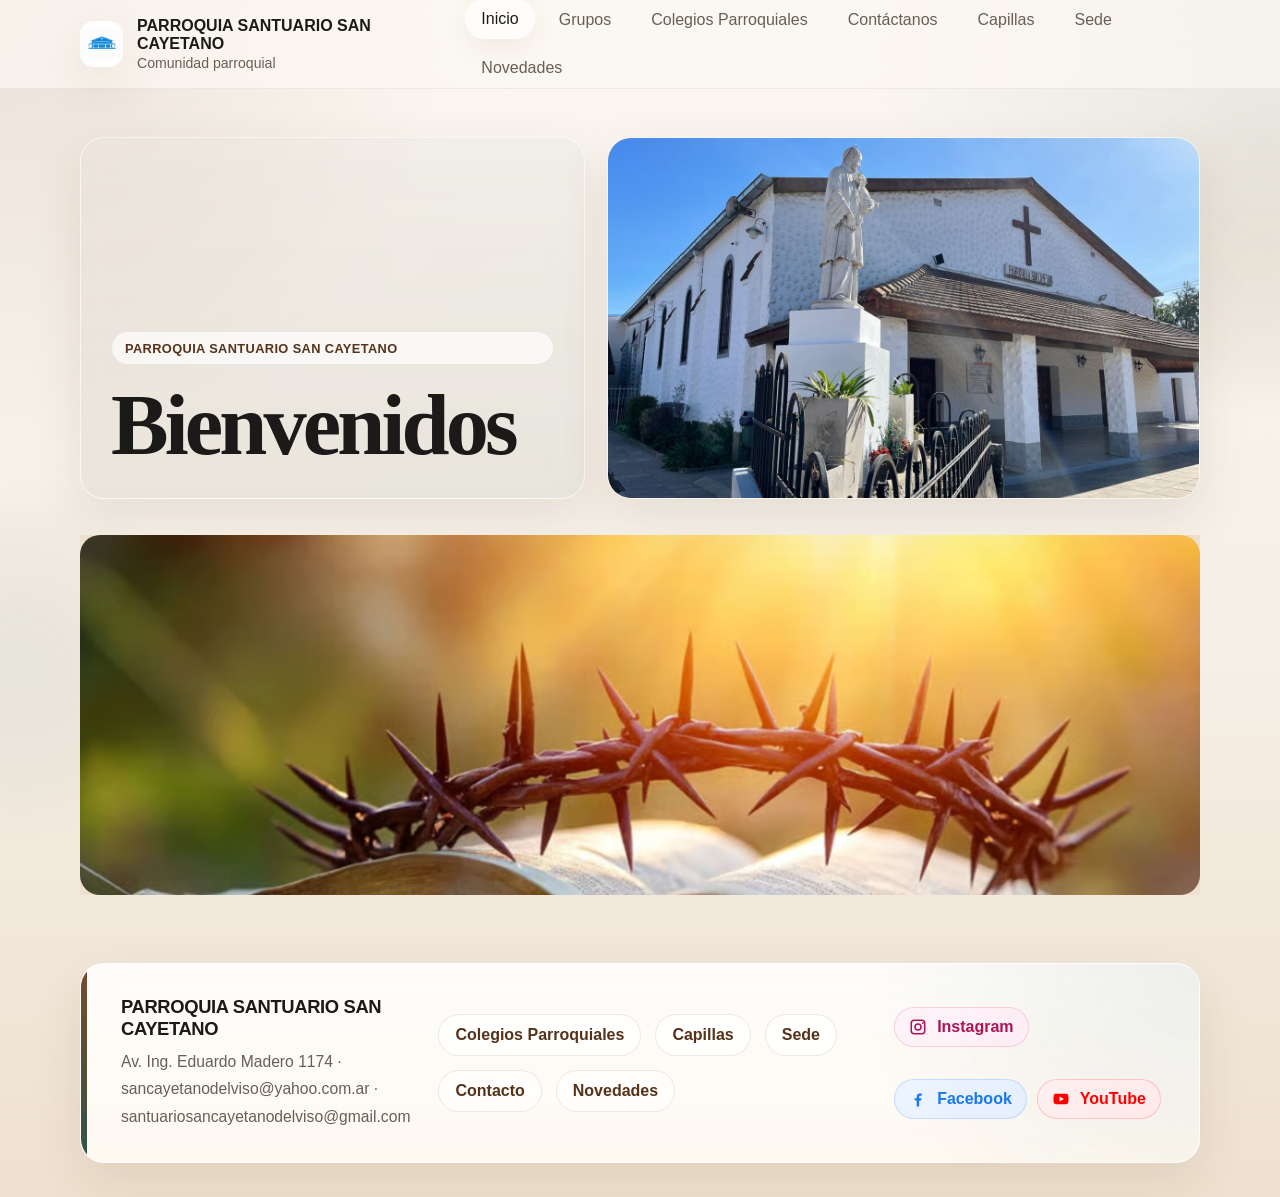
<file: index.html>
<!DOCTYPE html>
<html lang="es">
  <head>
    <meta charset="UTF-8" />
    <meta name="viewport" content="width=device-width, initial-scale=1.0" />
    <link rel="icon" type="image/png" href="logo.png" />
    <title>PARROQUIA SANTUARIO SAN CAYETANO</title>
    <meta name="description" content="Sitio oficial de la parroquia." />
    <link rel="stylesheet" href="styles.css" />
  </head>
  <body>
    <header class="site-header">
      <div class="site-shell nav-bar">
        <a class="brand" href="index.html">
          <div class="brand-mark">
            <img src="logo.png" alt="Logo de la parroquia" />
          </div>
          <div class="brand-copy">
            <strong>PARROQUIA SANTUARIO SAN CAYETANO</strong>
            <span>Comunidad parroquial</span>
          </div>
        </a>
        <button class="menu-toggle" type="button" aria-label="Abrir menú" aria-expanded="false" data-menu-toggle>
          <span></span>
          <span></span>
          <span></span>
        </button>
        <nav class="nav-links" data-menu-panel>
          <a class="active" href="index.html">Inicio</a>
          <a href="grupos.html">Grupos</a>
          <a href="colegios.html">Colegios Parroquiales</a>
          <a href="contactanos.html">Contáctanos</a>
          <a href="capillas.html">Capillas</a>
          <a href="sede.html">Sede</a>
          <a href="novedades.html">Novedades</a>
        </nav>
      </div>
    </header>

    <main>
      <section class="hero">
        <div class="site-shell hero-grid">
          <article class="hero-card hero-main">
            <span class="eyebrow">PARROQUIA SANTUARIO SAN CAYETANO</span>
            <h1>Bienvenidos</h1>
          </article>
          <article class="hero-card image-card">
            <img class="news-image" src="/img/sancayetano.jpeg" alt="Interior de iglesia" />
          </article>
        </div>
      </section>

      <section class="section">
        <div class="site-shell news-list">
          <article class="news-card image-card">
            <img class="news-image" src="/img/principal.png" alt="Fachada de la parroquia" />
          </article>
        </div>
      </section>
    </main>

    <footer class="site-footer">
      <div class="site-shell footer-card">
        <div>
          <strong>PARROQUIA SANTUARIO SAN CAYETANO</strong>
          <div class="footer-copy">Av. Ing. Eduardo Madero 1174 · sancayetanodelviso@yahoo.com.ar · santuariosancayetanodelviso@gmail.com</div>
        </div>
        <div class="footer-links">
          <a href="colegios.html">Colegios Parroquiales</a>
          <a href="capillas.html">Capillas</a>
          <a href="sede.html">Sede</a>
          <a href="contactanos.html">Contacto</a>
          <a href="novedades.html">Novedades</a>
        </div>
        <div class="footer-socials">
          <a href="https://www.instagram.com/parroquiasancayetanodel/" target="_blank" rel="noopener noreferrer">Instagram</a>
          <a href="https://www.facebook.com/pquia.sancayetano.1?locale=es_LA" target="_blank" rel="noopener noreferrer">Facebook</a>
          <a href="https://www.youtube.com/@santuariosancayetanodelviso" target="_blank" rel="noopener noreferrer">YouTube</a>
        </div>
      </div>
    </footer>
    <script src="script.js"></script>
  </body>
</html>
</file>
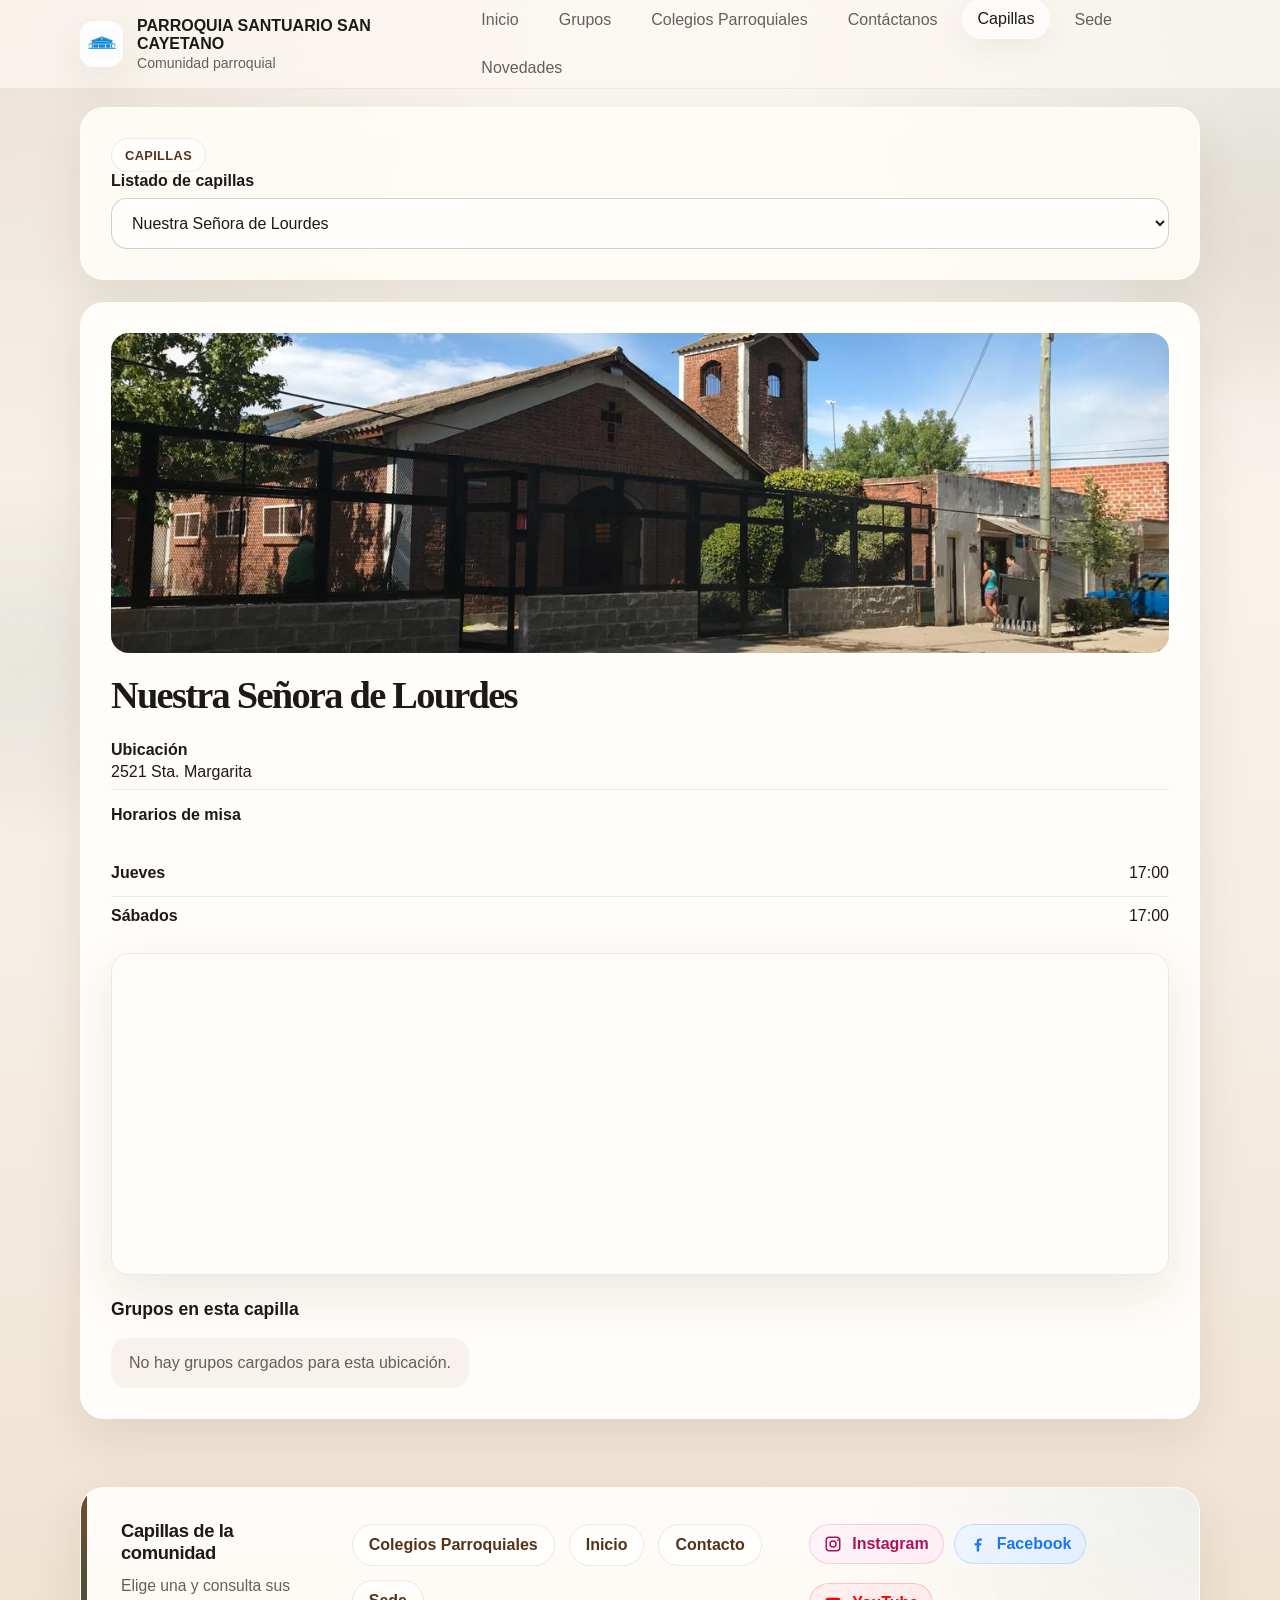
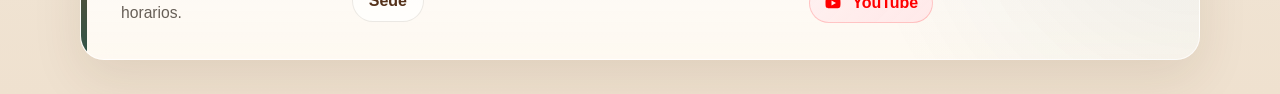
<file: capillas.html>
<!DOCTYPE html>
<html lang="es">
  <head>
    <meta charset="UTF-8" />
    <meta name="viewport" content="width=device-width, initial-scale=1.0" />
    <link rel="icon" type="image/png" href="logo.png" />
    <title>Capillas | PARROQUIA SANTUARIO SAN CAYETANO</title>
    <link rel="stylesheet" href="styles.css" />
  </head>
  <body>
    <header class="site-header">
      <div class="site-shell nav-bar">
        <a class="brand" href="index.html">
          <div class="brand-mark">
            <img src="logo.png" alt="Logo de la parroquia" />
          </div>
          <div class="brand-copy">
            <strong>PARROQUIA SANTUARIO SAN CAYETANO</strong>
            <span>Comunidad parroquial</span>
          </div>
        </a>
        <button class="menu-toggle" type="button" aria-label="Abrir menú" aria-expanded="false" data-menu-toggle>
          <span></span>
          <span></span>
          <span></span>
        </button>
        <nav class="nav-links" data-menu-panel>
          <a href="index.html">Inicio</a>
          <a href="grupos.html">Grupos</a>
          <a href="colegios.html">Colegios Parroquiales</a>
          <a href="contactanos.html">Contáctanos</a>
          <a class="active" href="capillas.html">Capillas</a>
          <a href="sede.html">Sede</a>
          <a href="novedades.html">Novedades</a>
        </nav>
      </div>
    </header>

    <main>
      <section class="section">
        <div class="site-shell chapel-simple">
          <article class="chapel-card">
            <div class="section-kicker">Capillas</div>
            <div class="field">
              <label for="capilla">Listado de capillas</label>
              <select id="capilla" data-chapel-select>
                <option value="lourdes">Nuestra Señora de Lourdes</option>
                <option value="carmen">Nuestra Señora del Carmen</option>
                <option value="medalla">Nuestra Señora de la Medalla Milagrosa</option>
                <option value="misericordioso">Jesús Misericordioso</option>
              </select>
            </div>
          </article>

          <article class="chapel-detail-card">
            <div class="chapel-banner" data-chapel-banner></div>
            <h2 class="section-title" data-chapel-name>Nuestra Señora de Lourdes</h2>
            <ul class="info-list">
              <li><strong>Ubicación</strong><span data-chapel-location>2521 Sta. Margarita</span></li>
              <li><strong>Horarios de misa</strong></li>
            </ul>
            <ul class="schedule-list" data-chapel-schedule></ul>
            <div class="chapel-map-wrap">
              <iframe
                class="chapel-map"
                data-chapel-map
                title="Mapa de San Cayetano"
                loading="lazy"
                referrerpolicy="no-referrer-when-downgrade"
              ></iframe>
            </div>
            <div class="location-groups-block">
              <h3 class="location-groups-title">Grupos en esta capilla</h3>
              <div class="group-list location-group-list" data-location-groups></div>
            </div>
          </article>
        </div>
      </section>
    </main>

    <div class="modal-backdrop" data-group-modal hidden>
      <div class="group-modal" role="dialog" aria-modal="true" aria-labelledby="group-modal-title">
        <button class="modal-close" type="button" aria-label="Cerrar" data-group-close>&times;</button>
        <span class="section-kicker">Información</span>
        <h2 class="section-title" id="group-modal-title" data-group-title>Grupo</h2>
        <p class="group-time" data-group-time></p>
        <p class="group-chapel group-chapel-modal" data-group-chapel></p>
        <p data-group-description></p>
      </div>
    </div>

    <footer class="site-footer">
      <div class="site-shell footer-card">
        <div>
          <strong>Capillas de la comunidad</strong>
          <div class="footer-copy">Elige una y consulta sus horarios.</div>
        </div>
        <div class="footer-links">
          <a href="colegios.html">Colegios Parroquiales</a>
          <a href="index.html">Inicio</a>
          <a href="contactanos.html">Contacto</a>
          <a href="sede.html">Sede</a>
        </div>
        <div class="footer-socials">
          <a href="https://www.instagram.com/parroquiasancayetanodel/" target="_blank" rel="noopener noreferrer">Instagram</a>
          <a href="https://www.facebook.com/pquia.sancayetano.1?locale=es_LA" target="_blank" rel="noopener noreferrer">Facebook</a>
          <a href="https://www.youtube.com/@santuariosancayetanodelviso" target="_blank" rel="noopener noreferrer">YouTube</a>
        </div>
      </div>
    </footer>

    <script src="script.js"></script>
  </body>
</html>
</file>
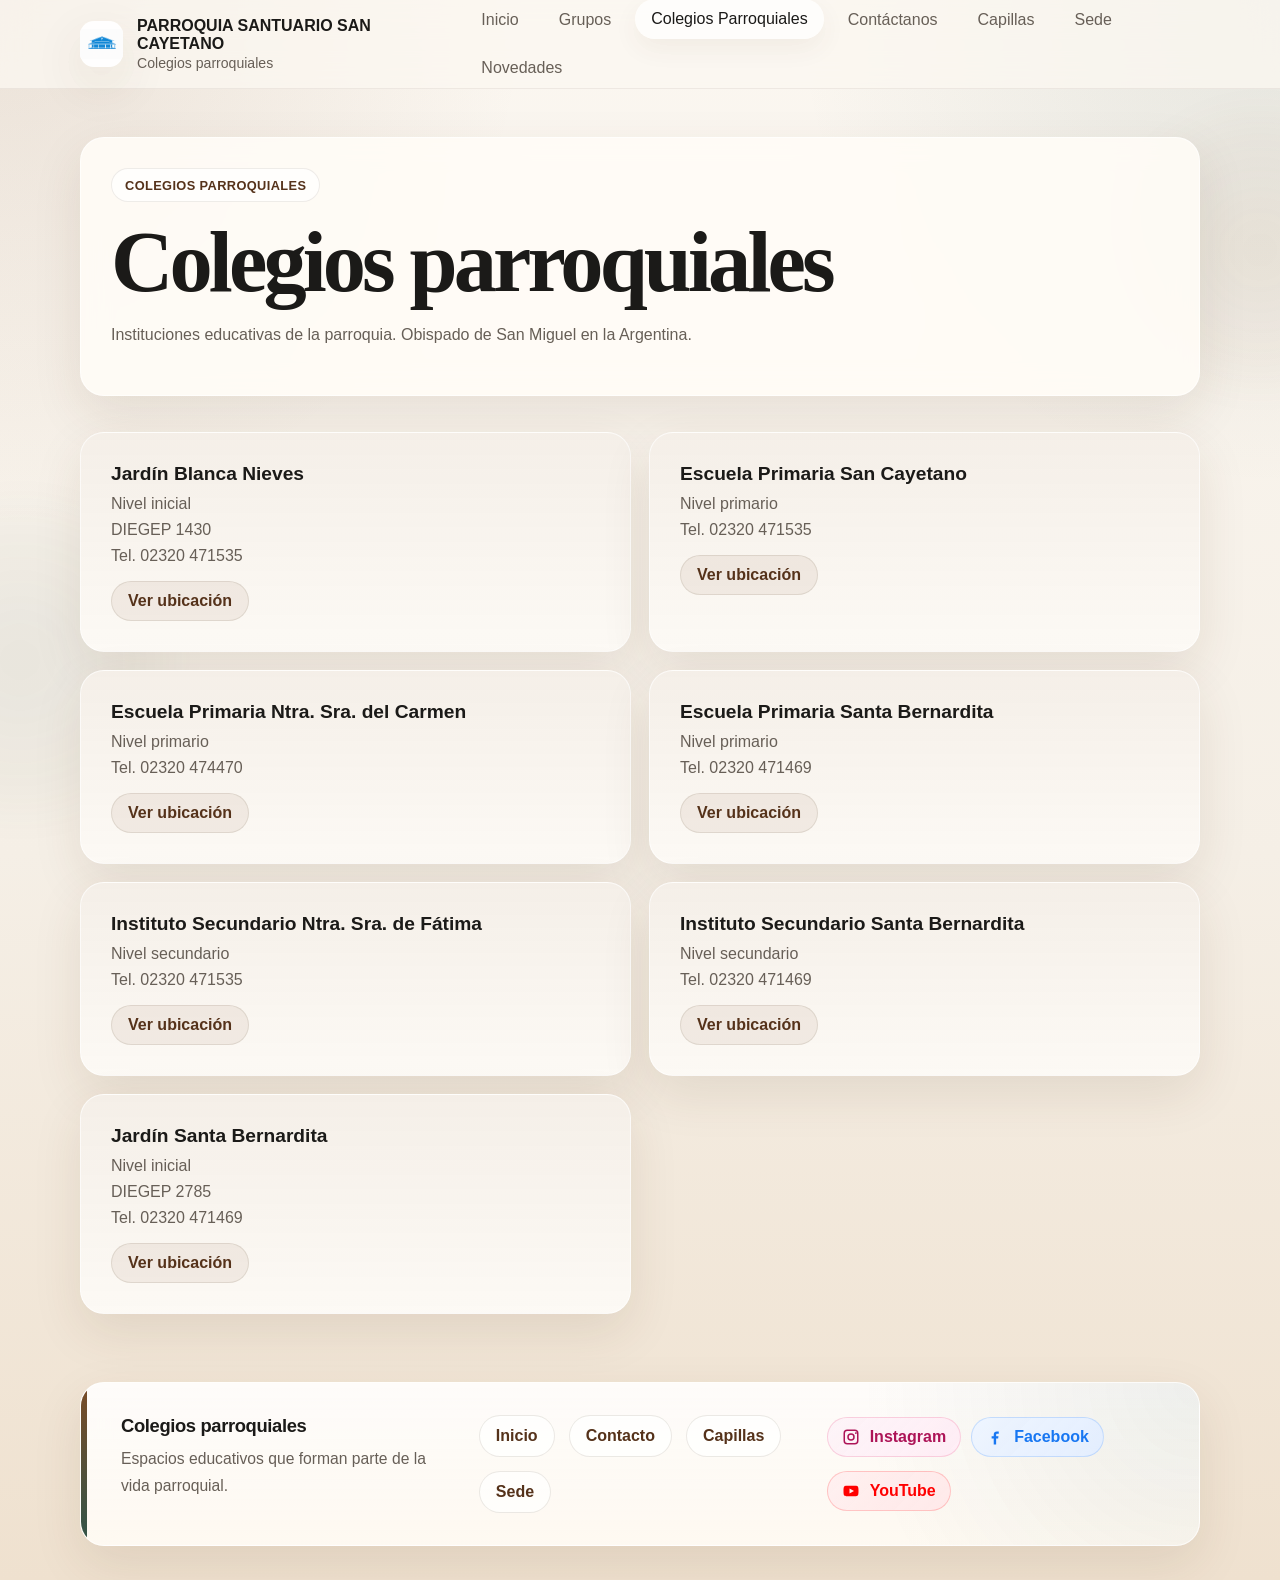
<file: colegios.html>
<!DOCTYPE html>
<html lang="es">
  <head>
    <meta charset="UTF-8" />
    <meta name="viewport" content="width=device-width, initial-scale=1.0" />
    <link rel="icon" type="image/png" href="logo.png" />
    <title>Colegios Parroquiales | PARROQUIA SANTUARIO SAN CAYETANO</title>
    <link rel="stylesheet" href="styles.css" />
  </head>
  <body>
    <header class="site-header">
      <div class="site-shell nav-bar">
        <a class="brand" href="index.html">
          <div class="brand-mark">
            <img src="logo.png" alt="Logo de la parroquia" />
          </div>
          <div class="brand-copy">
            <strong>PARROQUIA SANTUARIO SAN CAYETANO</strong>
            <span>Colegios parroquiales</span>
          </div>
        </a>
        <button class="menu-toggle" type="button" aria-label="Abrir menú" aria-expanded="false" data-menu-toggle>
          <span></span>
          <span></span>
          <span></span>
        </button>
        <nav class="nav-links" data-menu-panel>
          <a href="index.html">Inicio</a>
          <a href="grupos.html">Grupos</a>
          <a class="active" href="colegios.html">Colegios Parroquiales</a>
          <a href="contactanos.html">Contáctanos</a>
          <a href="capillas.html">Capillas</a>
          <a href="sede.html">Sede</a>
          <a href="novedades.html">Novedades</a>
        </nav>
      </div>
    </header>

    <main>
      <section class="page-hero">
        <div class="site-shell">
          <article class="page-hero-card">
            <div class="section-kicker">Colegios Parroquiales</div>
            <h1>Colegios parroquiales</h1>
            <p>Instituciones educativas de la parroquia. Obispado de San Miguel en la Argentina.</p>
          </article>
        </div>
      </section>

      <section class="section">
        <div class="site-shell schools-grid">
          <article class="school-card">
            <h3>Jardín Blanca Nieves</h3>
            <p>Nivel inicial</p>
            <p>DIEGEP 1430</p>
            <p>Tel. 02320 471535</p>
            <a class="school-link" href="https://google.com/maps/place/Escuela+Parroquial+San+Cayetano/@-34.4472399,-58.7999323,17.02z/data=!4m6!3m5!1s0x95bc9ec8ba666317:0x34886e9fb5454e79!8m2!3d-34.4481912!4d-58.8009589!16s%2Fg%2F11c532vth9?entry=ttu&g_ep=EgoyMDI2MDMyMy4xIKXMDSoASAFQAw%3D%3D" target="_blank" rel="noopener noreferrer">Ver ubicación</a>
          </article>
          <article class="school-card">
            <h3>Escuela Primaria San Cayetano</h3>
            <p>Nivel primario</p>
            <p>Tel. 02320 471535</p>
            <a class="school-link" href="https://google.com/maps/place/Escuela+Parroquial+San+Cayetano/@-34.4472399,-58.7999323,17.02z/data=!4m6!3m5!1s0x95bc9ec8ba666317:0x34886e9fb5454e79!8m2!3d-34.4481912!4d-58.8009589!16s%2Fg%2F11c532vth9?entry=ttu&g_ep=EgoyMDI2MDMyMy4xIKXMDSoASAFQAw%3D%3D" target="_blank" rel="noopener noreferrer">Ver ubicación</a>
          </article>
          <article class="school-card">
            <h3>Escuela Primaria Ntra. Sra. del Carmen</h3>
            <p>Nivel primario</p>
            <p>Tel. 02320 474470</p>
            
            <a class="school-link" href="https://www.google.com/maps/place/Instituto+Nuestra+Se%C3%B1ora+del+Carmen/@-34.4652152,-58.7901068,17.18z/data=!4m10!1m2!2m1!1sdel+carmen!3m6!1s0x95bc992670b57913:0xb5c70743b4b701f9!8m2!3d-34.4656545!4d-58.7885104!15sCgpkZWwgY2FybWVukgEXZWR1Y2F0aW9uYWxfaW5zdGl0dXRpb27gAQA!16s%2Fg%2F11clwpxcld?entry=ttu&g_ep=EgoyMDI2MDMyMy4xIKXMDSoASAFQAw%3D%3D" target="_blank" rel="noopener noreferrer">Ver ubicación</a>
          </article>
          <article class="school-card">
            <h3>Escuela Primaria Santa Bernardita</h3>
            <p>Nivel primario</p>
            <p>Tel. 02320 471469</p>
            <a class="school-link" href="https://google.com/maps/place/Escuela+Primaria+Santa+Bernardita/@-34.4512334,-58.8173309,18.72z/data=!4m6!3m5!1s0x95bc9ebaad21aec1:0x3eb47207f293367d!8m2!3d-34.4515237!4d-58.8174276!16s%2Fg%2F11cm094zpr?entry=ttu&g_ep=EgoyMDI2MDMyMy4xIKXMDSoASAFQAw%3D%3D" target="_blank" rel="noopener noreferrer">Ver ubicación</a>
          </article>
          <article class="school-card">
            <h3>Instituto Secundario Ntra. Sra. de Fátima</h3>
            <p>Nivel secundario</p>
            <p>Tel. 02320 471535</p>
            <a class="school-link" href="https://google.com/maps/place/Escuela+Parroquial+San+Cayetano/@-34.4472399,-58.7999323,17.02z/data=!4m6!3m5!1s0x95bc9ec8ba666317:0x34886e9fb5454e79!8m2!3d-34.4481912!4d-58.8009589!16s%2Fg%2F11c532vth9?entry=ttu&g_ep=EgoyMDI2MDMyMy4xIKXMDSoASAFQAw%3D%3D" target="_blank" rel="noopener noreferrer">Ver ubicación</a>
          </article>
          <article class="school-card">
            <h3>Instituto Secundario Santa Bernardita</h3>
            <p>Nivel secundario</p>
            <p>Tel. 02320 471469</p>
            <a class="school-link" href="https://google.com/maps/place/Escuela+Primaria+Santa+Bernardita/@-34.4512334,-58.8173309,18.72z/data=!4m6!3m5!1s0x95bc9ebaad21aec1:0x3eb47207f293367d!8m2!3d-34.4515237!4d-58.8174276!16s%2Fg%2F11cm094zpr?entry=ttu&g_ep=EgoyMDI2MDMyMy4xIKXMDSoASAFQAw%3D%3D" target="_blank" rel="noopener noreferrer">Ver ubicación</a>
          </article>
          <article class="school-card">
            <h3>Jardín Santa Bernardita</h3>
            <p>Nivel inicial</p>
            <p>DIEGEP 2785</p>
            <p>Tel. 02320 471469</p>
            <a class="school-link" href="https://google.com/maps/place/Escuela+Primaria+Santa+Bernardita/@-34.4512334,-58.8173309,18.72z/data=!4m6!3m5!1s0x95bc9ebaad21aec1:0x3eb47207f293367d!8m2!3d-34.4515237!4d-58.8174276!16s%2Fg%2F11cm094zpr?entry=ttu&g_ep=EgoyMDI2MDMyMy4xIKXMDSoASAFQAw%3D%3D" target="_blank" rel="noopener noreferrer">Ver ubicación</a>
          </article>
        </div>
      </section>
    </main>

    <footer class="site-footer">
      <div class="site-shell footer-card">
        <div>
          <strong>Colegios parroquiales</strong>
          <div class="footer-copy">Espacios educativos que forman parte de la vida parroquial.</div>
        </div>
        <div class="footer-links">
          <a href="index.html">Inicio</a>
          <a href="contactanos.html">Contacto</a>
          <a href="capillas.html">Capillas</a>
          <a href="sede.html">Sede</a>
        </div>
        <div class="footer-socials">
          <a href="https://www.instagram.com/parroquiasancayetanodel/" target="_blank" rel="noopener noreferrer">Instagram</a>
          <a href="https://www.facebook.com/pquia.sancayetano.1?locale=es_LA" target="_blank" rel="noopener noreferrer">Facebook</a>
          <a href="https://www.youtube.com/@santuariosancayetanodelviso" target="_blank" rel="noopener noreferrer">YouTube</a>
        </div>
      </div>
    </footer>

    <script src="script.js"></script>
  </body>
</html>
</file>
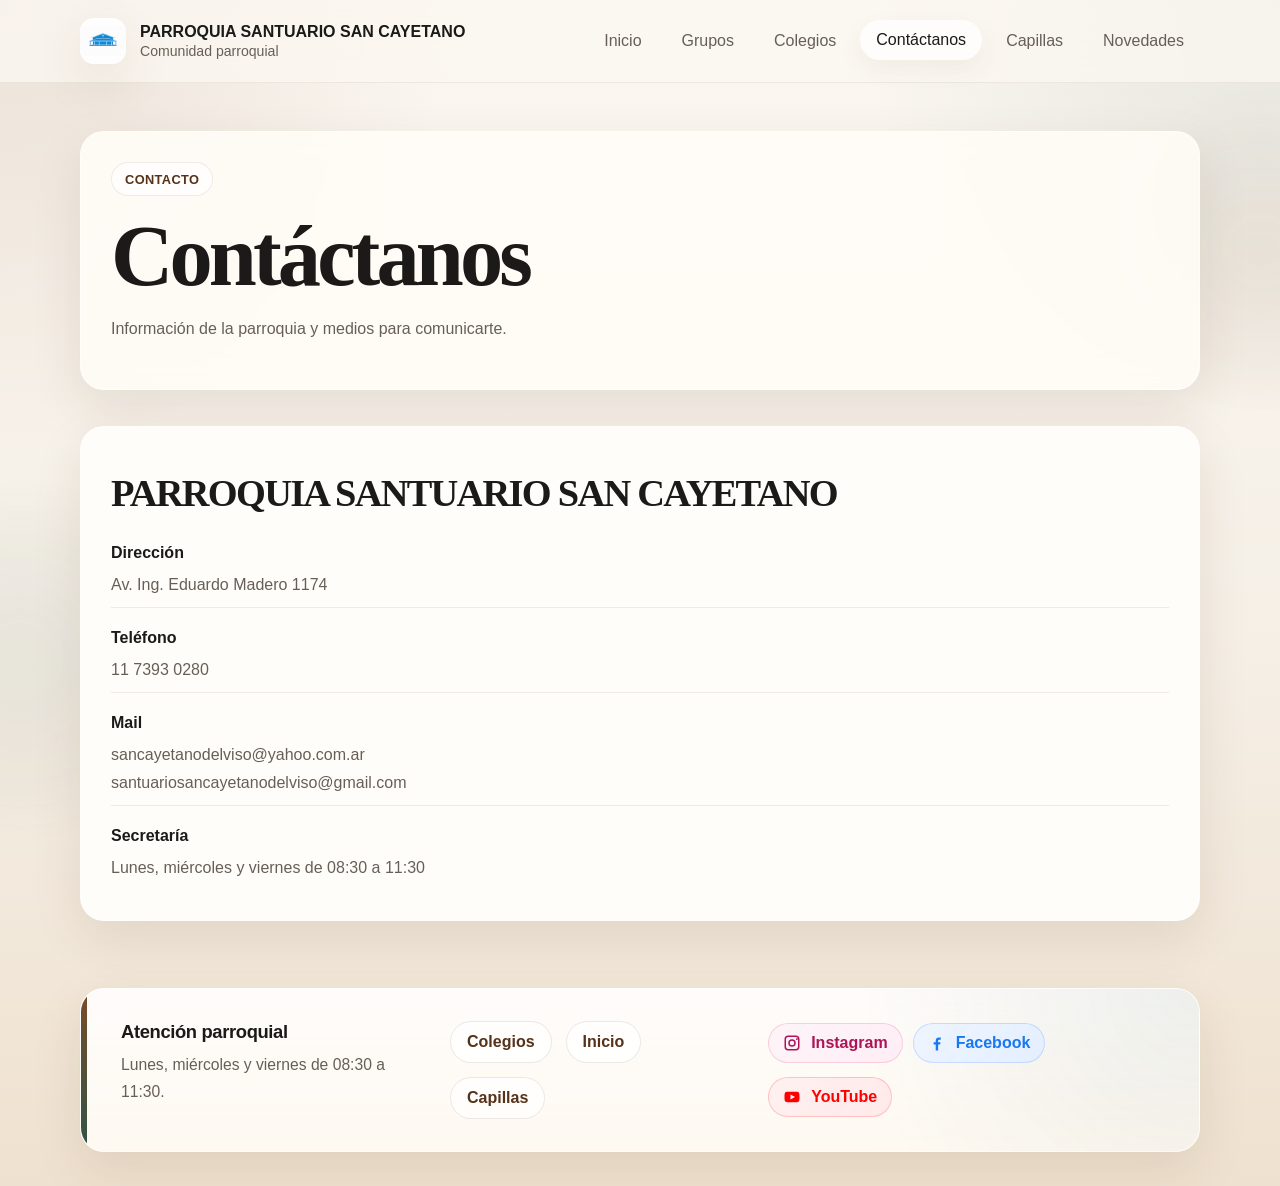
<file: contactanos.html>
﻿<!DOCTYPE html>
<html lang="es">
  <head>
    <meta charset="UTF-8" />
    <meta name="viewport" content="width=device-width, initial-scale=1.0" />
    <link rel="icon" type="image/png" href="logo.png" />
    <title>Contáctanos | PARROQUIA SANTUARIO SAN CAYETANO</title>
    <link rel="stylesheet" href="styles.css" />
  </head>
  <body>
    <header class="site-header">
      <div class="site-shell nav-bar">
        <a class="brand" href="index.html">
          <div class="brand-mark">
            <img src="logo.png" alt="Logo de la parroquia" />
          </div>
          <div class="brand-copy">
            <strong>PARROQUIA SANTUARIO SAN CAYETANO</strong>
            <span>Comunidad parroquial</span>
          </div>
        </a>
        <button class="menu-toggle" type="button" aria-label="Abrir menú" aria-expanded="false" data-menu-toggle>
          <span></span>
          <span></span>
          <span></span>
        </button>
        <nav class="nav-links" data-menu-panel>
          <a href="index.html">Inicio</a>
          <a href="grupos.html">Grupos</a>
          <a href="colegios.html">Colegios</a>
          <a class="active" href="contactanos.html">Contáctanos</a>
          <a href="capillas.html">Capillas</a>
          <a href="novedades.html">Novedades</a>
        </nav>
      </div>
    </header>

    <main>
      <section class="page-hero">
        <div class="site-shell">
          <article class="page-hero-card">
            <div class="section-kicker">Contacto</div>
            <h1>Contáctanos</h1>
            <p>Información de la parroquia y medios para comunicarte.</p>
          </article>
        </div>
      </section>

      <section class="section">
        <div class="site-shell contact-simple">
          <article class="contact-card">
            <h2 class="section-title">PARROQUIA SANTUARIO SAN CAYETANO</h2>
            <ul class="contact-list">
              <li><strong>Dirección</strong>Av. Ing. Eduardo Madero 1174</li>
              <li><strong>Teléfono</strong>11 7393 0280</li>
              <li><strong>Mail</strong>sancayetanodelviso@yahoo.com.ar<br />santuariosancayetanodelviso@gmail.com</li>
              <li><strong>Secretaría</strong>Lunes, miércoles y viernes de 08:30 a 11:30</li>
            </ul>
          </article>
        </div>
      </section>
    </main>

    <footer class="site-footer">
      <div class="site-shell footer-card">
        <div>
          <strong>Atención parroquial</strong>
          <div class="footer-copy">Lunes, miércoles y viernes de 08:30 a 11:30.</div>
        </div>
        <div class="footer-links">
          <a href="colegios.html">Colegios</a>
          <a href="index.html">Inicio</a>
          <a href="capillas.html">Capillas</a>
        </div>
        <div class="footer-socials">
          <a href="https://www.instagram.com/parroquiasancayetanodel/" target="_blank" rel="noopener noreferrer">Instagram</a>
          <a href="https://www.facebook.com/pquia.sancayetano.1?locale=es_LA" target="_blank" rel="noopener noreferrer">Facebook</a>
          <a href="https://www.youtube.com/@santuariosancayetanodelviso" target="_blank" rel="noopener noreferrer">YouTube</a>
        </div>
      </div>
    </footer>
    <script src="script.js"></script>
  </body>
</html>
</file>
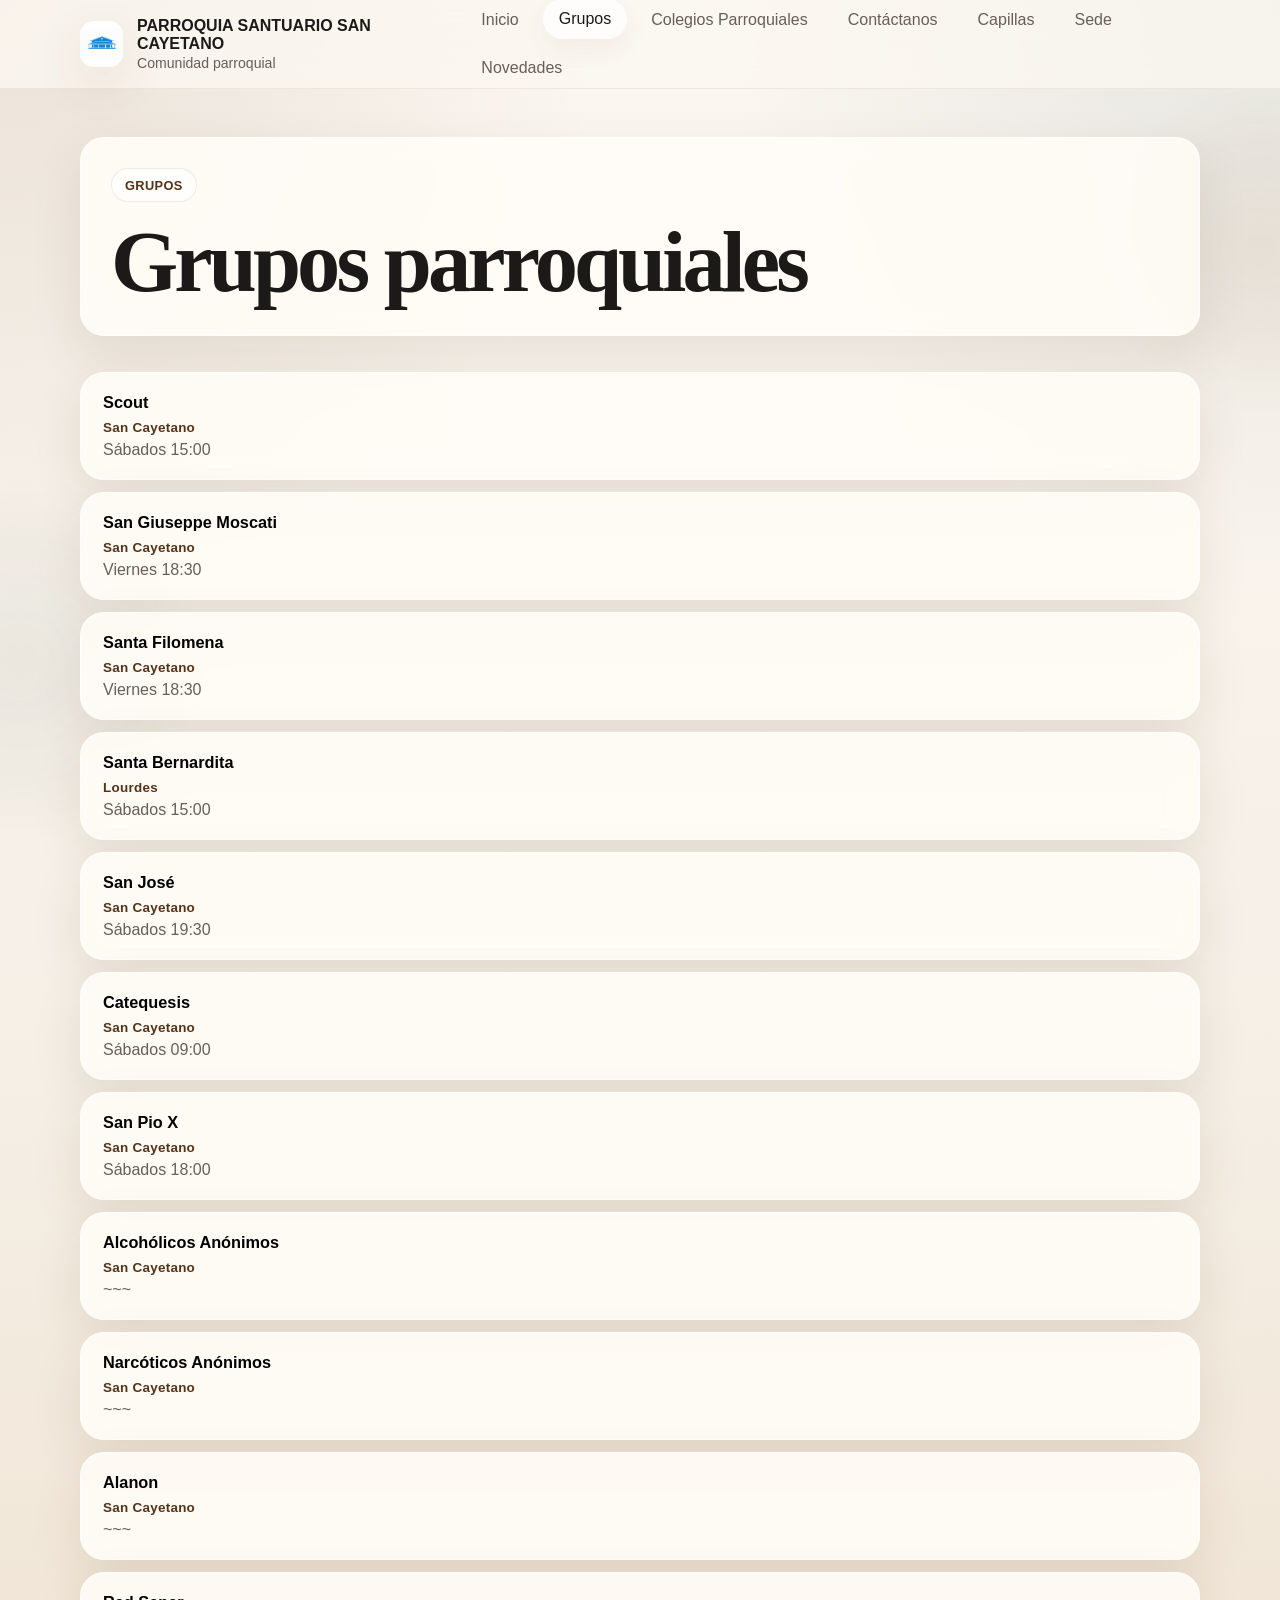
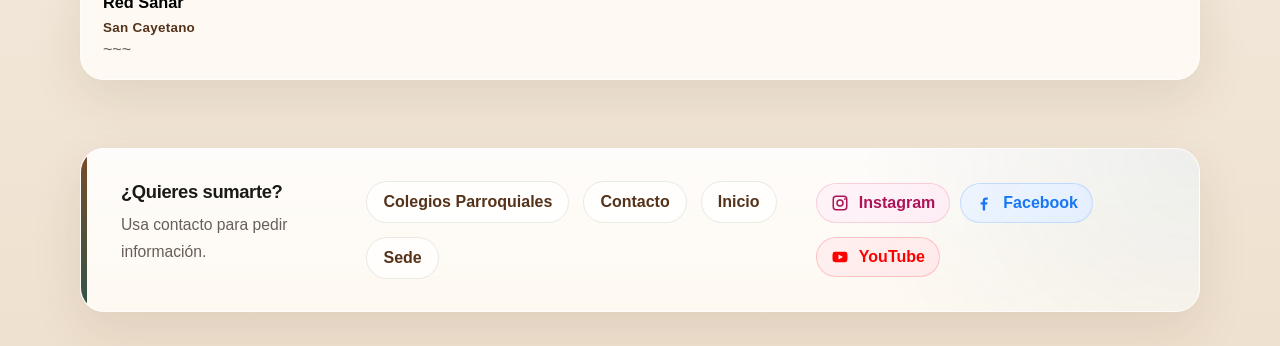
<file: grupos.html>
<!DOCTYPE html>
<html lang="es">
  <head>
    <meta charset="UTF-8" />
    <meta name="viewport" content="width=device-width, initial-scale=1.0" />
    <link rel="icon" type="image/png" href="logo.png" />
    <title>Grupos | PARROQUIA SANTUARIO SAN CAYETANO</title>
    <link rel="stylesheet" href="styles.css" />
  </head>
  <body>
    <header class="site-header">
      <div class="site-shell nav-bar">
        <a class="brand" href="index.html">
          <div class="brand-mark">
            <img src="logo.png" alt="Logo de la parroquia" />
          </div>
          <div class="brand-copy">
            <strong>PARROQUIA SANTUARIO SAN CAYETANO</strong>
            <span>Comunidad parroquial</span>
          </div>
        </a>
        <button class="menu-toggle" type="button" aria-label="Abrir menú" aria-expanded="false" data-menu-toggle>
          <span></span>
          <span></span>
          <span></span>
        </button>
        <nav class="nav-links" data-menu-panel>
          <a href="index.html">Inicio</a>
          <a class="active" href="grupos.html">Grupos</a>
          <a href="colegios.html">Colegios Parroquiales</a>
          <a href="contactanos.html">Contáctanos</a>
          <a href="capillas.html">Capillas</a>
          <a href="sede.html">Sede</a>
          <a href="novedades.html">Novedades</a>
        </nav>
      </div>
    </header>

    <main>
      <section class="page-hero">
        <div class="site-shell">
          <article class="page-hero-card">
            <div class="section-kicker">Grupos</div>
            <h1>Grupos parroquiales</h1>
          </article>
        </div>
      </section>

      <section class="section">
        <div class="site-shell groups-layout">
          <div class="group-list">
            <button class="group-item" type="button" data-group="scout">
              <strong>Scout</strong>
              <small class="group-chapel">San Cayetano</small>
              <span>Sábados 15:00</span>
            </button>
            <button class="group-item" type="button" data-group="moscati">
              <strong>San Giuseppe Moscati</strong>
              <small class="group-chapel">San Cayetano</small>
              <span>Viernes 18:30</span>
            </button>
            <button class="group-item" type="button" data-group="filomena">
              <strong>Santa Filomena</strong>
              <small class="group-chapel">San Cayetano</small>
              <span>Viernes 18:30</span>
            </button>
            <button class="group-item" type="button" data-group="bernardita">
              <strong>Santa Bernardita</strong>
              <small class="group-chapel">Lourdes</small>
              <span>Sábados 15:00</span>
            </button>
            <button class="group-item" type="button" data-group="sanjose">
              <strong>San José</strong>
              <small class="group-chapel">San Cayetano</small>
              <span>Sábados 19:30</span>
            </button>
            <button class="group-item" type="button" data-group="catequesis">
              <strong>Catequesis</strong>
              <small class="group-chapel">San Cayetano</small>
              <span>Sábados 09:00</span>
            </button>
            <button class="group-item" type="button" data-group="piox">
              <strong>San Pio X</strong>
              <small class="group-chapel">San Cayetano</small>
              <span>Sábados 18:00</span>
            </button>
            <button class="group-item" type="button" data-group="alcolicosAnonimos">
              <strong>Alcohólicos Anónimos</strong>
              <small class="group-chapel">San Cayetano</small>
              <span>~~~</span>
            </button>
            <button class="group-item" type="button" data-group="narcoticosAnoninos">
              <strong>Narcóticos Anónimos</strong>
              <small class="group-chapel">San Cayetano</small>
              <span>~~~</span>
            </button>
            <button class="group-item" type="button" data-group="alanon">
              <strong>Alanon</strong>
              <small class="group-chapel">San Cayetano</small>
              <span>~~~</span>
            </button>
            <button class="group-item" type="button" data-group="redSanar">
              <strong>Red Sanar</strong>
              <small class="group-chapel">San Cayetano</small>
              <span>~~~</span>
            </button>
          </div>
        </div>
      </section>
    </main>

    <div class="modal-backdrop" data-group-modal hidden>
      <div class="group-modal" role="dialog" aria-modal="true" aria-labelledby="group-modal-title">
        <button class="modal-close" type="button" aria-label="Cerrar" data-group-close>&times;</button>
        <span class="section-kicker">Información</span>
        <h2 class="section-title" id="group-modal-title" data-group-title>Scout</h2>
        <p class="group-time" data-group-time>Sábados 15:30</p>
        <p class="group-chapel group-chapel-modal" data-group-chapel>Capilla: San Cayetano</p>
        <p data-group-description>Grupo de encuentro, servicio y formación para niños, adolescentes y jóvenes.</p>
      </div>
    </div>

    <footer class="site-footer">
      <div class="site-shell footer-card">
        <div>
          <strong>¿Quieres sumarte?</strong>
          <div class="footer-copy">Usa contacto para pedir información.</div>
        </div>
        <div class="footer-links">
          <a href="colegios.html">Colegios Parroquiales</a>
          <a href="contactanos.html">Contacto</a>
          <a href="index.html">Inicio</a>
          <a href="sede.html">Sede</a>
        </div>
        <div class="footer-socials">
          <a href="https://www.instagram.com/parroquiasancayetanodel/" target="_blank" rel="noopener noreferrer">Instagram</a>
          <a href="https://www.facebook.com/pquia.sancayetano.1?locale=es_LA" target="_blank" rel="noopener noreferrer">Facebook</a>
          <a href="https://www.youtube.com/@santuariosancayetanodelviso" target="_blank" rel="noopener noreferrer">YouTube</a>
        </div>
      </div>
    </footer>

    <script src="script.js"></script>
  </body>
</html>
</file>
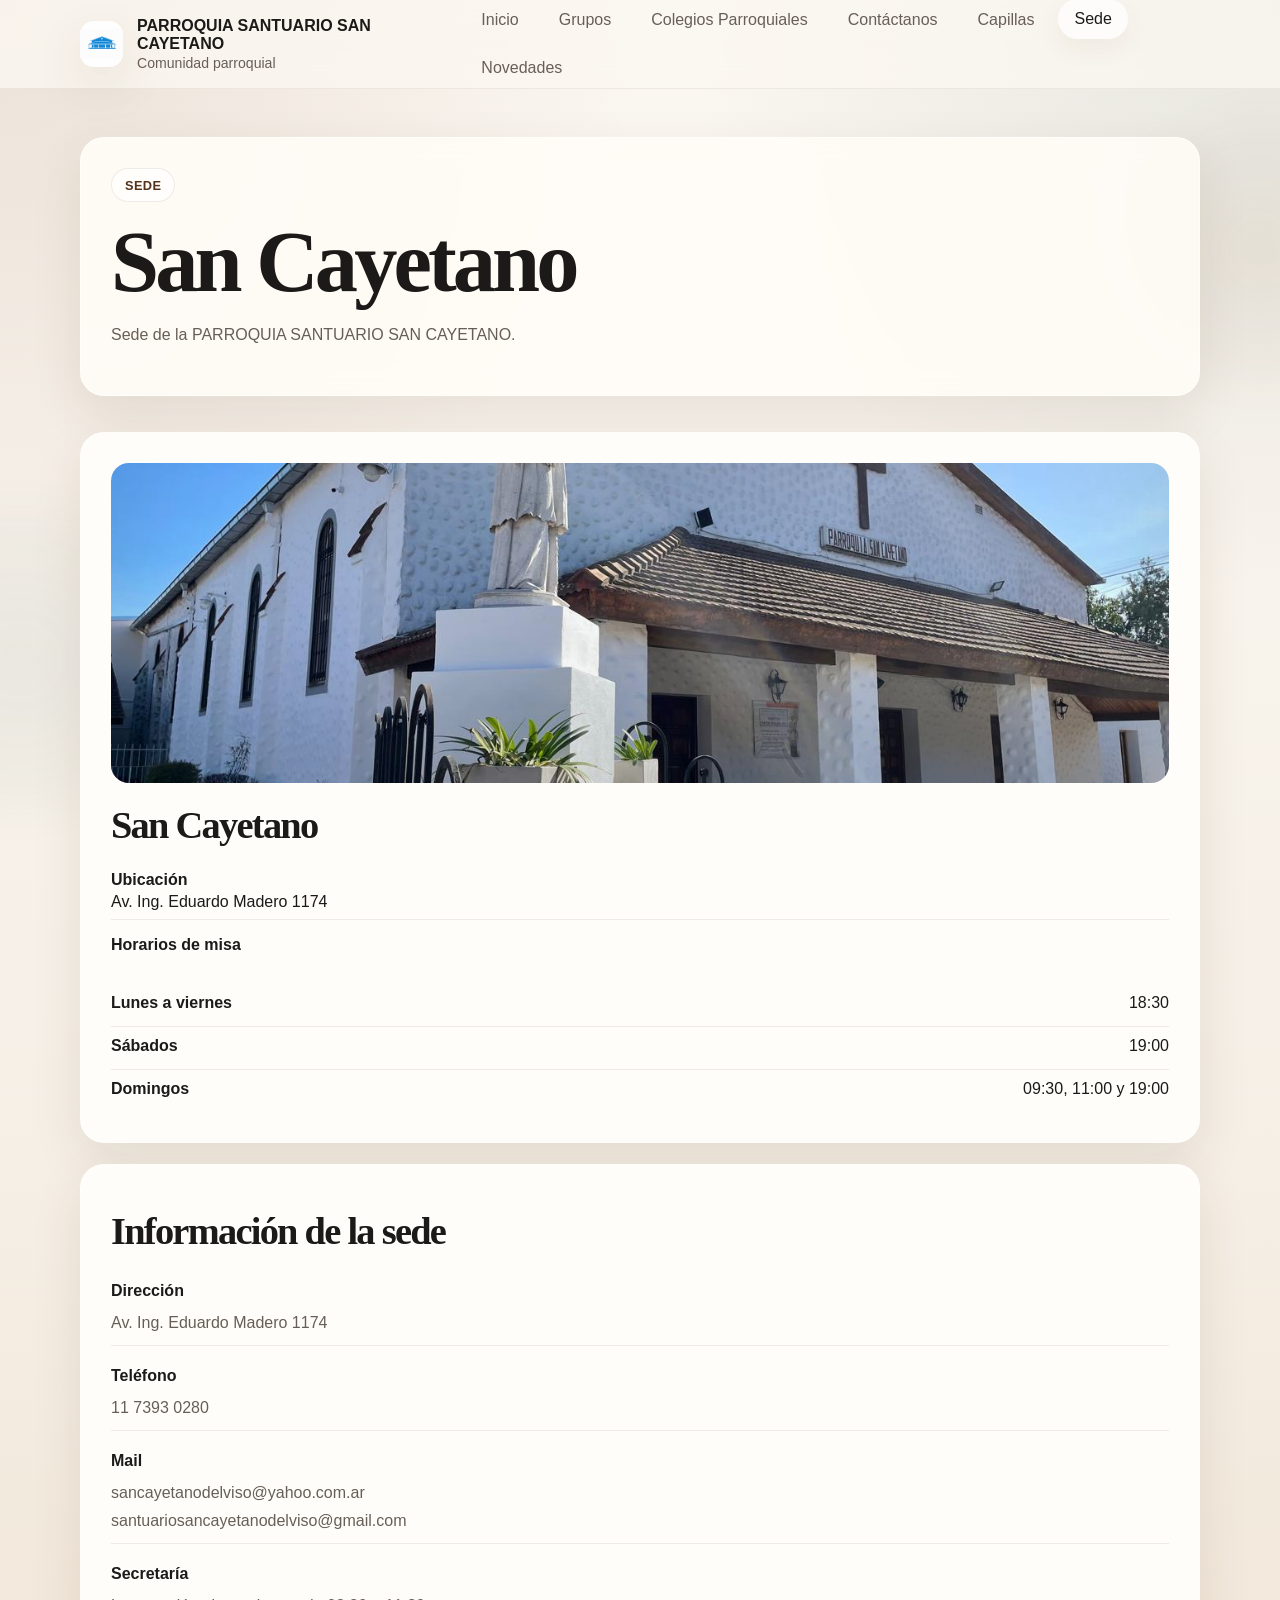
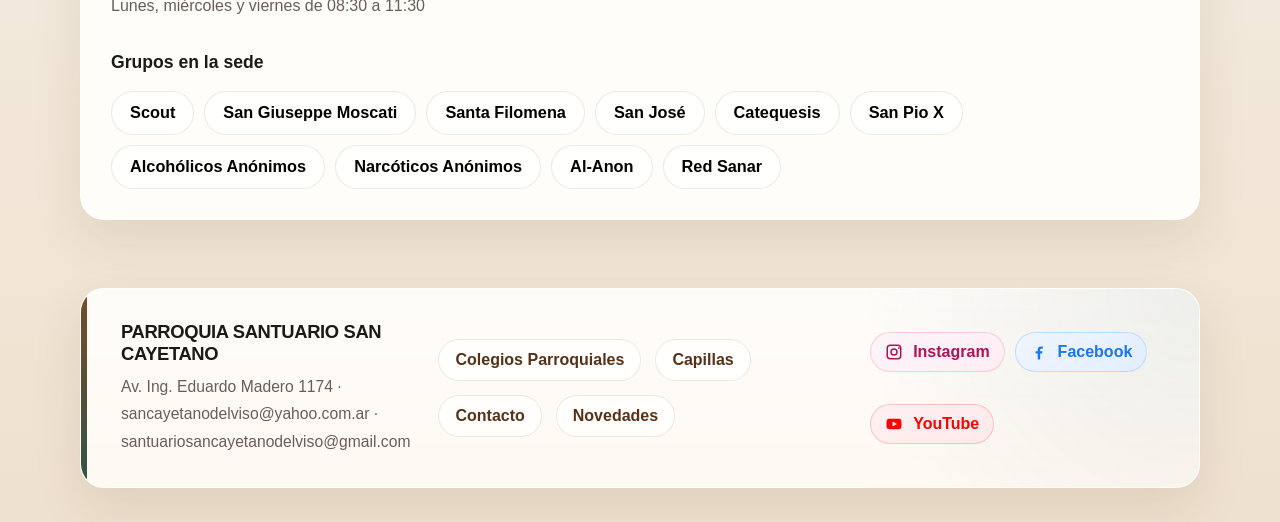
<file: sede.html>
<!DOCTYPE html>
<html lang="es">
  <head>
    <meta charset="UTF-8" />
    <meta name="viewport" content="width=device-width, initial-scale=1.0" />
    <link rel="icon" type="image/png" href="logo.png" />
    <title>Sede | PARROQUIA SANTUARIO SAN CAYETANO</title>
    <link rel="stylesheet" href="styles.css" />
  </head>
  <body>
    <header class="site-header">
      <div class="site-shell nav-bar">
        <a class="brand" href="index.html">
          <div class="brand-mark">
            <img src="logo.png" alt="Logo de la parroquia" />
          </div>
          <div class="brand-copy">
            <strong>PARROQUIA SANTUARIO SAN CAYETANO</strong>
            <span>Comunidad parroquial</span>
          </div>
        </a>
        <button class="menu-toggle" type="button" aria-label="Abrir menú" aria-expanded="false" data-menu-toggle>
          <span></span>
          <span></span>
          <span></span>
        </button>
        <nav class="nav-links" data-menu-panel>
          <a href="index.html">Inicio</a>
          <a href="grupos.html">Grupos</a>
          <a href="colegios.html">Colegios Parroquiales</a>
          <a href="contactanos.html">Contáctanos</a>
          <a href="capillas.html">Capillas</a>
          <a class="active" href="sede.html">Sede</a>
          <a href="novedades.html">Novedades</a>
        </nav>
      </div>
    </header>

    <main>
      <section class="page-hero">
        <div class="site-shell">
          <article class="page-hero-card">
            <div class="section-kicker">Sede</div>
            <h1>San Cayetano</h1>
            <p>Sede de la PARROQUIA SANTUARIO SAN CAYETANO.</p>
          </article>
        </div>
      </section>

      <section class="section">
        <div class="site-shell chapel-simple">
          <article class="chapel-detail-card">
            <div class="chapel-banner" style="background-image: url('/img/sancayetano.jpeg')"></div>
            <h2 class="section-title">San Cayetano</h2>
            <ul class="info-list">
              <li><strong>Ubicación</strong><span>Av. Ing. Eduardo Madero 1174</span></li>
              <li><strong>Horarios de misa</strong></li>
            </ul>
            <ul class="schedule-list">
              <li><strong>Lunes a viernes</strong><span>18:30</span></li>
              <li><strong>Sábados</strong><span>19:00</span></li>
              <li><strong>Domingos</strong><span>09:30, 11:00 y 19:00</span></li>
            </ul>
          </article>

          <article class="contact-card">
            <h2 class="section-title">Información de la sede</h2>
            <ul class="contact-list">
              <li><strong>Dirección</strong>Av. Ing. Eduardo Madero 1174</li>
              <li><strong>Teléfono</strong>11 7393 0280</li>
              <li><strong>Mail</strong>sancayetanodelviso@yahoo.com.ar<br />santuariosancayetanodelviso@gmail.com</li>
              <li><strong>Secretaría</strong>Lunes, miércoles y viernes de 08:30 a 11:30</li>
            </ul>
            <div class="location-groups-block">
              <h3 class="location-groups-title">Grupos en la sede</h3>
              <div class="group-list location-group-list" data-location-groups data-location-name="San Cayetano"></div>
            </div>
          </article>
        </div>
      </section>
    </main>

    <div class="modal-backdrop" data-group-modal hidden>
      <div class="group-modal" role="dialog" aria-modal="true" aria-labelledby="group-modal-title">
        <button class="modal-close" type="button" aria-label="Cerrar" data-group-close>&times;</button>
        <span class="section-kicker">Información</span>
        <h2 class="section-title" id="group-modal-title" data-group-title>Grupo</h2>
        <p class="group-time" data-group-time></p>
        <p class="group-chapel group-chapel-modal" data-group-chapel></p>
        <p data-group-description></p>
      </div>
    </div>

    <footer class="site-footer">
      <div class="site-shell footer-card">
        <div>
          <strong>PARROQUIA SANTUARIO SAN CAYETANO</strong>
          <div class="footer-copy">Av. Ing. Eduardo Madero 1174 · sancayetanodelviso@yahoo.com.ar · santuariosancayetanodelviso@gmail.com</div>
        </div>
        <div class="footer-links">
          <a href="colegios.html">Colegios Parroquiales</a>
          <a href="capillas.html">Capillas</a>
          <a href="contactanos.html">Contacto</a>
          <a href="novedades.html">Novedades</a>
        </div>
        <div class="footer-socials">
          <a href="https://www.instagram.com/parroquiasancayetanodel/" target="_blank" rel="noopener noreferrer">Instagram</a>
          <a href="https://www.facebook.com/pquia.sancayetano.1?locale=es_LA" target="_blank" rel="noopener noreferrer">Facebook</a>
          <a href="https://www.youtube.com/@santuariosancayetanodelviso" target="_blank" rel="noopener noreferrer">YouTube</a>
        </div>
      </div>
    </footer>

    <script src="script.js"></script>
  </body>
</html>
</file>
<file: styles.css>
﻿:root {
  --bg: #f5efe6;
  --bg-strong: #efe1cf;
  --surface: rgba(255, 252, 247, 0.9);
  --surface-strong: #fffdf9;
  --text: #1b1a18;
  --muted: #675f57;
  --line: rgba(92, 72, 49, 0.14);
  --line-strong: rgba(92, 72, 49, 0.26);
  --accent: #7a4b26;
  --accent-strong: #55321a;
  --accent-soft: #f2e3d2;
  --green: #305449;
  --container: 1120px;
  --radius: 24px;
  --radius-sm: 16px;
  --shadow: 0 18px 50px rgba(79, 51, 24, 0.1);
  --shadow-strong: 0 28px 80px rgba(70, 44, 21, 0.16);
}

* {
  box-sizing: border-box;
}

[hidden] {
  display: none !important;
}

html {
  scroll-behavior: smooth;
}

body {
  margin: 0;
  font-family: "Segoe UI", Tahoma, Geneva, Verdana, sans-serif;
  color: var(--text);
  background:
    radial-gradient(circle at top left, rgba(122, 75, 38, 0.12), transparent 26%),
    radial-gradient(circle at top right, rgba(48, 84, 73, 0.1), transparent 24%),
    linear-gradient(180deg, #fbf7f1 0%, var(--bg) 54%, var(--bg-strong) 100%);
  overflow-x: hidden;
}

body::before,
body::after {
  content: "";
  position: fixed;
  z-index: -1;
  border-radius: 999px;
  filter: blur(18px);
  opacity: 0.5;
  pointer-events: none;
  animation: ambientFloat 18s ease-in-out infinite;
}

body::before {
  top: 110px;
  right: -120px;
  width: 280px;
  height: 280px;
  background: radial-gradient(circle, rgba(122, 75, 38, 0.16), rgba(122, 75, 38, 0));
}

body::after {
  bottom: 80px;
  left: -140px;
  width: 320px;
  height: 320px;
  background: radial-gradient(circle, rgba(48, 84, 73, 0.14), rgba(48, 84, 73, 0));
  animation-delay: -7s;
}

a {
  color: inherit;
  text-decoration: none;
}

img {
  display: block;
  max-width: 100%;
}

button,
input,
select,
textarea {
  font: inherit;
}

.site-shell {
  width: min(var(--container), calc(100% - 32px));
  margin: 0 auto;
}

.site-header {
  position: sticky;
  top: 0;
  z-index: 10;
  background: rgba(251, 247, 241, 0.76);
  backdrop-filter: blur(16px);
  border-bottom: 1px solid rgba(92, 72, 49, 0.08);
  transition: background 220ms ease, border-color 220ms ease, box-shadow 220ms ease;
}

.nav-bar {
  min-height: 82px;
  display: flex;
  align-items: center;
  justify-content: space-between;
  gap: 24px;
  position: relative;
}

.brand {
  display: flex;
  align-items: center;
  gap: 14px;
}

.brand-mark {
  width: 46px;
  height: 46px;
  border-radius: 14px;
  display: grid;
  place-items: center;
  overflow: hidden;
  background: rgba(255, 255, 255, 0.9);
  box-shadow: var(--shadow);
}

.brand-mark img {
  width: 100%;
  height: 100%;
  object-fit: cover;
}

.brand-copy strong {
  display: block;
  font-size: 1rem;
}

.brand-copy span {
  display: block;
  margin-top: 2px;
  color: var(--muted);
  font-size: 0.88rem;
}

.nav-links {
  display: flex;
  align-items: center;
  gap: 8px;
  flex-wrap: wrap;
}

.menu-toggle {
  display: none;
  width: 48px;
  height: 48px;
  border: 1px solid rgba(92, 72, 49, 0.14);
  border-radius: 14px;
  background: rgba(255, 255, 255, 0.76);
  align-items: center;
  justify-content: center;
  flex-direction: column;
  gap: 5px;
  cursor: pointer;
}

.menu-toggle span {
  width: 18px;
  height: 2px;
  border-radius: 999px;
  background: var(--text);
  transition: 180ms ease;
}

.menu-toggle.is-open span:nth-child(1) {
  transform: translateY(7px) rotate(45deg);
}

.menu-toggle.is-open span:nth-child(2) {
  opacity: 0;
}

.menu-toggle.is-open span:nth-child(3) {
  transform: translateY(-7px) rotate(-45deg);
}

.nav-links a {
  padding: 11px 16px;
  border-radius: 999px;
  color: var(--muted);
  transition: transform 180ms ease, background 180ms ease, color 180ms ease, box-shadow 180ms ease;
}

.nav-links a.active,
.nav-links a:hover {
  background: rgba(255, 255, 255, 0.72);
  color: var(--text);
  box-shadow: 0 10px 26px rgba(79, 51, 24, 0.06);
  transform: translateY(-1px);
}

.hero,
.page-hero {
  padding: 48px 0 18px;
}

.hero-grid,
.groups-layout,
.contact-simple,
.chapel-simple,
.news-list {
  display: grid;
  gap: 22px;
}

.hero-grid {
  grid-template-columns: 0.92fr 1.08fr;
  align-items: stretch;
}

.hero-card,
.page-hero-card,
.group-detail,
.contact-card,
.chapel-card,
.chapel-detail-card,
.latest-news-card,
.news-row,
.school-card,
.footer-card,
.group-item {
  background: var(--surface);
  border: 1px solid rgba(255, 255, 255, 0.65);
  border-radius: var(--radius);
  box-shadow: var(--shadow);
  backdrop-filter: blur(14px);
  transition: transform 220ms ease, box-shadow 220ms ease, border-color 220ms ease, background 220ms ease;
}

.hero-main,
.page-hero-card,
.group-detail,
.contact-card,
.chapel-card,
.chapel-detail-card,
.latest-news-card,
.news-row,
.school-card,
.footer-card {
  padding: 30px;
}

.hero-main {
  min-height: 100%;
  display: flex;
  flex-direction: column;
  justify-content: end;
  background:
    linear-gradient(180deg, rgba(255, 255, 255, 0.24), rgba(255, 255, 255, 0.02)),
    linear-gradient(145deg, rgba(122, 75, 38, 0.08), rgba(48, 84, 73, 0.08));
}

.hero-main:hover,
.page-hero-card:hover,
.group-detail:hover,
.contact-card:hover,
.chapel-card:hover,
.chapel-detail-card:hover,
.latest-news-card:hover,
.news-row:hover,
.school-card:hover,
.footer-card:hover {
  transform: translateY(-4px);
  box-shadow: var(--shadow-strong);
  border-color: rgba(122, 75, 38, 0.16);
}

.eyebrow,
.section-kicker {
  display: inline-flex;
  align-items: center;
  min-height: 34px;
  padding: 0 13px;
  border-radius: 999px;
  background: rgba(255, 255, 255, 0.7);
  border: 1px solid rgba(92, 72, 49, 0.1);
  color: var(--accent-strong);
  font-size: 0.8rem;
  font-weight: 700;
  letter-spacing: 0.03em;
  text-transform: uppercase;
}

.hero h1,
.page-hero h1,
.section-title {
  margin: 18px 0 0;
  font-family: Georgia, "Times New Roman", serif;
  font-weight: 600;
  line-height: 0.98;
  letter-spacing: -0.045em;
}

.hero h1,
.page-hero h1 {
  font-size: clamp(3rem, 7vw, 5.4rem);
}

.section-title {
  font-size: clamp(1.9rem, 3vw, 2.7rem);
}

.page-hero p,
.latest-news-card p,
.group-detail p,
.contact-list li,
.footer-copy,
.news-row p {
  color: var(--muted);
  line-height: 1.75;
}

.section {
  padding: 18px 0 60px;
}

.btn {
  display: inline-flex;
  align-items: center;
  justify-content: center;
  min-height: 48px;
  padding: 0 20px;
  border-radius: 999px;
  border: 1px solid transparent;
  transition: transform 180ms ease, box-shadow 180ms ease, border-color 180ms ease, background 180ms ease;
}

.btn-primary {
  background: linear-gradient(135deg, var(--accent-strong), var(--accent));
  color: #fff;
  box-shadow: 0 14px 28px rgba(85, 50, 26, 0.2);
}

.btn-primary:hover {
  transform: translateY(-2px);
  box-shadow: 0 18px 36px rgba(85, 50, 26, 0.24);
}

.news-image {
  width: 100%;
  height: 360px;
  object-fit: cover;
  border-radius: 20px;
}

.image-card {
  overflow: hidden;
  padding: 0;
  background: #efe1cf;
}

.image-card img {
  transition: transform 400ms ease;
}

.image-card:hover img {
  transform: scale(1.05);
}

.latest-news-card {
  display: grid;
  gap: 14px;
  align-content: center;
  background:
    linear-gradient(180deg, rgba(122, 75, 38, 0.08), rgba(122, 75, 38, 0.02)),
    var(--surface-strong);
}

.groups-layout {
  grid-template-columns: 1fr;
}

.group-list {
  display: grid;
  gap: 12px;
}

.location-group-list {
  margin-top: 18px;
  display: flex;
  flex-wrap: wrap;
  gap: 10px;
}

.group-item {
  padding: 20px 22px;
  text-align: left;
  cursor: pointer;
  transition: 180ms ease;
}

.group-item:hover {
  transform: translateY(-3px);
  box-shadow: 0 18px 38px rgba(79, 51, 24, 0.14);
}

.location-group-item {
  display: inline-flex;
  align-items: center;
  justify-content: center;
  width: auto;
  min-height: 44px;
  padding: 0 18px;
  border-radius: 999px;
  background: rgba(255, 255, 255, 0.78);
  border: 1px solid rgba(92, 72, 49, 0.12);
  box-shadow: none;
}

.location-group-item strong {
  display: inline;
  margin: 0;
  font-size: 0.95rem;
  white-space: nowrap;
}

.group-item strong,
.group-item span,
.group-chapel {
  display: block;
}

.group-item strong {
  font-size: 1.02rem;
}

.group-chapel {
  margin-top: 8px;
  color: var(--accent-strong);
  font-size: 0.84rem;
  font-weight: 700;
  letter-spacing: 0.02em;
}

.group-item span,
.group-time {
  margin-top: 6px;
  color: var(--muted);
}

.group-chapel-modal {
  margin: 10px 0 0;
}

.modal-backdrop {
  position: fixed;
  inset: 0;
  z-index: 40;
  display: grid;
  place-items: center;
  padding: 20px;
  background: rgba(27, 26, 24, 0.52);
  backdrop-filter: blur(6px);
}

.group-modal {
  width: min(560px, 100%);
  padding: 32px;
  border-radius: 24px;
  background:
    radial-gradient(circle at top right, rgba(48, 84, 73, 0.08), transparent 34%),
  var(--surface-strong);
  box-shadow: 0 26px 80px rgba(0, 0, 0, 0.18);
  position: relative;
  animation: modalEnter 220ms ease;
}

.modal-close {
  position: absolute;
  top: 16px;
  right: 16px;
  width: 40px;
  height: 40px;
  border: 0;
  border-radius: 999px;
  background: rgba(122, 75, 38, 0.1);
  color: var(--accent-strong);
  font-size: 1.5rem;
  line-height: 1;
  cursor: pointer;
  z-index: 2;
}

body.modal-open {
  overflow: hidden;
}

.contact-simple {
  grid-template-columns: minmax(0, 1fr);
}

.contact-card,
.chapel-detail-card {
  background: var(--surface-strong);
}

.contact-list,
.info-list,
.schedule-list {
  list-style: none;
  padding: 0;
  margin: 18px 0 0;
}

.contact-list,
.info-list {
  display: grid;
  gap: 8px;
}

.contact-list li,
.info-list li {
  padding: 8px 0;
  border-bottom: 1px solid rgba(92, 72, 49, 0.1);
}

.contact-list li:last-child,
.info-list li:last-child {
  border-bottom: 0;
}

.contact-list strong,
.info-list strong,
.schedule-list strong {
  color: var(--text);
  display: block;
  margin-bottom: 4px;
}

.field {
  display: grid;
  gap: 8px;
}

.field label {
  font-weight: 600;
}

.field select {
  width: 100%;
  padding: 15px 16px;
  border-radius: var(--radius-sm);
  border: 1px solid var(--line-strong);
  background: rgba(255, 255, 255, 0.82);
  color: var(--text);
  outline: none;
}

.chapel-banner {
  min-height: 320px;
  border-radius: 18px;
  background-size: cover;
  background-position: center;
  margin-bottom: 24px;
  box-shadow: inset 0 -90px 120px rgba(0, 0, 0, 0.12);
  transition: transform 500ms ease, box-shadow 300ms ease;
}

.chapel-detail-card:hover .chapel-banner {
  transform: scale(1.01);
  box-shadow: inset 0 -90px 120px rgba(0, 0, 0, 0.18);
}

.schedule-list li {
  display: flex;
  justify-content: space-between;
  gap: 16px;
  padding: 10px 0;
  border-bottom: 1px solid rgba(92, 72, 49, 0.1);
}

.schedule-list li:last-child {
  border-bottom: 0;
}

.chapel-map-wrap {
  margin-top: 14px;
  border-radius: 18px;
  overflow: hidden;
  border: 1px solid rgba(92, 72, 49, 0.12);
  box-shadow: var(--shadow);
}

.location-groups-block {
  margin-top: 24px;
}

.location-groups-title {
  margin: 0;
  font-size: 1.1rem;
}

.location-group-empty {
  margin: 0;
  padding: 16px 18px;
  border-radius: var(--radius-sm);
  background: rgba(122, 75, 38, 0.06);
  color: var(--muted);
}

.chapel-map {
  display: block;
  width: 100%;
  height: 320px;
  border: 0;
}

.news-row {
  display: grid;
  grid-template-columns: 260px 1fr;
  gap: 22px;
  align-items: center;
  background: rgba(255, 253, 249, 0.94);
}

.news-thumb {
  width: 100%;
  height: 190px;
  object-fit: cover;
  border-radius: 18px;
}

.news-row h3 {
  margin: 0 0 10px;
  font-size: 1.35rem;
}

.schools-grid {
  display: grid;
  grid-template-columns: repeat(2, minmax(0, 1fr));
  gap: 18px;
}

.school-card {
  background:
    linear-gradient(180deg, rgba(122, 75, 38, 0.08), rgba(122, 75, 38, 0.02)),
    var(--surface-strong);
}

.school-card h3 {
  margin: 0 0 10px;
  font-size: 1.2rem;
}

.school-card p {
  margin: 0;
  color: var(--muted);
}

.school-card p + p {
  margin-top: 8px;
}

.school-link {
  display: inline-flex;
  align-items: center;
  justify-content: center;
  min-height: 40px;
  margin-top: 16px;
  padding: 0 16px;
  border-radius: 999px;
  background: rgba(122, 75, 38, 0.08);
  border: 1px solid rgba(92, 72, 49, 0.12);
  color: var(--accent-strong);
  font-weight: 600;
  transition: transform 180ms ease, background 180ms ease, color 180ms ease, border-color 180ms ease;
}

.school-link:hover {
  background: linear-gradient(135deg, var(--accent-strong), var(--accent));
  border-color: transparent;
  color: #fff;
  transform: translateY(-2px);
}

.site-footer {
  padding: 8px 0 34px;
}

.footer-card {
  position: relative;
  display: flex;
  justify-content: space-between;
  align-items: stretch;
  gap: 28px;
  padding: 32px 34px;
  background:
    radial-gradient(circle at top right, rgba(48, 84, 73, 0.08), transparent 30%),
    linear-gradient(180deg, rgba(255, 255, 255, 0.88), rgba(255, 250, 243, 0.94));
  border: 1px solid rgba(255, 255, 255, 0.7);
  overflow: hidden;
}

.footer-card::before {
  content: "";
  position: absolute;
  inset: 0 auto 0 0;
  width: 6px;
  background: linear-gradient(180deg, var(--accent), var(--green));
}

.footer-card > div:first-child {
  max-width: 520px;
  padding-left: 6px;
}

.footer-card strong {
  display: block;
  font-size: 1.15rem;
  margin-bottom: 8px;
  letter-spacing: -0.02em;
}

.footer-copy {
  max-width: 46ch;
  font-size: 0.98rem;
}

.footer-links {
  display: flex;
  align-items: center;
  align-content: center;
  gap: 14px;
  flex-wrap: wrap;
  color: var(--muted);
}

.footer-links a {
  display: inline-flex;
  align-items: center;
  justify-content: center;
  min-height: 42px;
  padding: 0 16px;
  border-radius: 999px;
  background: rgba(255, 255, 255, 0.72);
  border: 1px solid rgba(92, 72, 49, 0.12);
  color: var(--accent-strong);
  font-weight: 600;
  transition: 180ms ease;
}

.footer-links a:hover {
  background: linear-gradient(135deg, var(--accent-strong), var(--accent));
  border-color: transparent;
  color: #fff;
  transform: translateY(-1px);
}

.footer-socials {
  display: flex;
  align-items: center;
  gap: 10px;
  flex-wrap: wrap;
}

.footer-socials a {
  display: inline-flex;
  align-items: center;
  justify-content: center;
  gap: 10px;
  min-height: 40px;
  padding: 0 14px;
  border-radius: 999px;
  background: rgba(122, 75, 38, 0.08);
  border: 1px solid rgba(92, 72, 49, 0.12);
  color: var(--accent-strong);
  font-weight: 600;
  transition: transform 180ms ease, background 180ms ease, border-color 180ms ease, color 180ms ease, box-shadow 180ms ease;
}

.footer-socials a:hover {
  transform: translateY(-2px);
  box-shadow: 0 12px 26px rgba(27, 26, 24, 0.12);
}

.reveal-on-scroll {
  opacity: 0;
  transform: translateY(28px) scale(0.985);
  transition:
    opacity 700ms cubic-bezier(0.2, 0.7, 0.2, 1) var(--reveal-delay, 0ms),
    transform 700ms cubic-bezier(0.2, 0.7, 0.2, 1) var(--reveal-delay, 0ms),
    box-shadow 220ms ease,
    border-color 220ms ease,
    background 220ms ease;
  will-change: opacity, transform;
}

.reveal-on-scroll.is-visible {
  opacity: 1;
  transform: translateY(0) scale(1);
}

.page-ready .site-header {
  animation: slideDownFade 700ms cubic-bezier(0.2, 0.7, 0.2, 1);
}

.page-ready .hero-main,
.page-ready .page-hero-card {
  animation: heroRise 800ms cubic-bezier(0.2, 0.7, 0.2, 1);
}

.footer-socials a[data-social="instagram"] {
  color: #ad1457;
  background: linear-gradient(135deg, rgba(253, 244, 248, 0.98), rgba(255, 236, 245, 0.92));
  border-color: rgba(225, 48, 108, 0.18);
}

.footer-socials a[data-social="instagram"]:hover {
  background: linear-gradient(135deg, #f58529, #dd2a7b 55%, #8134af);
  border-color: transparent;
  color: #fff;
}

.footer-socials a[data-social="facebook"] {
  color: #1877f2;
  background: linear-gradient(135deg, rgba(238, 245, 255, 0.98), rgba(226, 237, 255, 0.94));
  border-color: rgba(24, 119, 242, 0.18);
}

.footer-socials a[data-social="facebook"]:hover {
  background: linear-gradient(135deg, #1877f2, #0d5fd3);
  border-color: transparent;
  color: #fff;
}

.footer-socials a[data-social="youtube"] {
  color: #ff0000;
  background: linear-gradient(135deg, rgba(255, 240, 240, 0.98), rgba(255, 232, 232, 0.94));
  border-color: rgba(255, 0, 0, 0.18);
}

.footer-socials a[data-social="youtube"]:hover {
  background: linear-gradient(135deg, #ff0000, #d90429);
  border-color: transparent;
  color: #fff;
}

.social-icon {
  width: 18px;
  height: 18px;
  flex: 0 0 18px;
  background-color: currentColor;
  mask-repeat: no-repeat;
  mask-position: center;
  mask-size: contain;
  -webkit-mask-repeat: no-repeat;
  -webkit-mask-position: center;
  -webkit-mask-size: contain;
}

.footer-socials a[data-social="instagram"] .social-icon {
  mask-image: url("data:image/svg+xml,%3Csvg xmlns='http://www.w3.org/2000/svg' viewBox='0 0 24 24'%3E%3Cpath fill='black' d='M7 2h10a5 5 0 0 1 5 5v10a5 5 0 0 1-5 5H7a5 5 0 0 1-5-5V7a5 5 0 0 1 5-5m0 2a3 3 0 0 0-3 3v10a3 3 0 0 0 3 3h10a3 3 0 0 0 3-3V7a3 3 0 0 0-3-3zm11.5 1.5a1.25 1.25 0 1 1 0 2.5a1.25 1.25 0 0 1 0-2.5M12 7a5 5 0 1 1 0 10a5 5 0 0 1 0-10m0 2a3 3 0 1 0 0 6a3 3 0 0 0 0-6'/%3E%3C/svg%3E");
  -webkit-mask-image: url("data:image/svg+xml,%3Csvg xmlns='http://www.w3.org/2000/svg' viewBox='0 0 24 24'%3E%3Cpath fill='black' d='M7 2h10a5 5 0 0 1 5 5v10a5 5 0 0 1-5 5H7a5 5 0 0 1-5-5V7a5 5 0 0 1 5-5m0 2a3 3 0 0 0-3 3v10a3 3 0 0 0 3 3h10a3 3 0 0 0 3-3V7a3 3 0 0 0-3-3zm11.5 1.5a1.25 1.25 0 1 1 0 2.5a1.25 1.25 0 0 1 0-2.5M12 7a5 5 0 1 1 0 10a5 5 0 0 1 0-10m0 2a3 3 0 1 0 0 6a3 3 0 0 0 0-6'/%3E%3C/svg%3E");
}

.footer-socials a[data-social="facebook"] .social-icon {
  mask-image: url("data:image/svg+xml,%3Csvg xmlns='http://www.w3.org/2000/svg' viewBox='0 0 24 24'%3E%3Cpath fill='black' d='M13.5 22v-8h2.7l.4-3h-3.1V9.1c0-.9.3-1.6 1.6-1.6H17V4.8c-.3 0-1.3-.1-2.5-.1c-2.5 0-4.2 1.5-4.2 4.4V11H7.5v3h2.8v8z'/%3E%3C/svg%3E");
  -webkit-mask-image: url("data:image/svg+xml,%3Csvg xmlns='http://www.w3.org/2000/svg' viewBox='0 0 24 24'%3E%3Cpath fill='black' d='M13.5 22v-8h2.7l.4-3h-3.1V9.1c0-.9.3-1.6 1.6-1.6H17V4.8c-.3 0-1.3-.1-2.5-.1c-2.5 0-4.2 1.5-4.2 4.4V11H7.5v3h2.8v8z'/%3E%3C/svg%3E");
}

.footer-socials a[data-social="youtube"] .social-icon {
  mask-image: url("data:image/svg+xml,%3Csvg xmlns='http://www.w3.org/2000/svg' viewBox='0 0 24 24'%3E%3Cpath fill='black' d='M21.8 8s-.2-1.4-.8-2c-.8-.8-1.7-.8-2.1-.9C16 5 12 5 12 5h0s-4 0-6.9.1c-.4.1-1.3.1-2.1.9c-.6.6-.8 2-.8 2S2 9.6 2 11.2v1.5C2 14.4 2.2 16 2.2 16s.2 1.4.8 2c.8.8 1.9.8 2.4.9C7.2 19 12 19 12 19s4 0 6.9-.1c.4-.1 1.3-.1 2.1-.9c.6-.6.8-2 .8-2s.2-1.6.2-3.2v-1.5C22 9.6 21.8 8 21.8 8M10 15.2V8.8l6 3.2z'/%3E%3C/svg%3E");
  -webkit-mask-image: url("data:image/svg+xml,%3Csvg xmlns='http://www.w3.org/2000/svg' viewBox='0 0 24 24'%3E%3Cpath fill='black' d='M21.8 8s-.2-1.4-.8-2c-.8-.8-1.7-.8-2.1-.9C16 5 12 5 12 5h0s-4 0-6.9.1c-.4.1-1.3.1-2.1.9c-.6.6-.8 2-.8 2S2 9.6 2 11.2v1.5C2 14.4 2.2 16 2.2 16s.2 1.4.8 2c.8.8 1.9.8 2.4.9C7.2 19 12 19 12 19s4 0 6.9-.1c.4-.1 1.3-.1 2.1-.9c.6-.6.8-2 .8-2s.2-1.6.2-3.2v-1.5C22 9.6 21.8 8 21.8 8M10 15.2V8.8l6 3.2z'/%3E%3C/svg%3E");
}

.social-label {
  display: inline-flex;
  align-items: center;
}

@media (max-width: 980px) {
  .hero-grid,
  .groups-layout,
  .contact-simple,
  .schools-grid,
  .news-row {
    grid-template-columns: 1fr;
  }

  .nav-bar,
  .footer-card {
    flex-direction: column;
    align-items: flex-start;
  }

  .nav-links {
    width: 100%;
  }

  .hero h1,
  .page-hero h1 {
    max-width: 12ch;
  }

  .news-row {
    gap: 18px;
  }
}

@media (max-width: 680px) {
  .site-shell {
    width: min(var(--container), calc(100% - 20px));
  }

  .hero-main,
  .page-hero-card,
  .contact-card,
  .chapel-card,
  .chapel-detail-card,
  .latest-news-card,
  .news-row,
  .school-card,
  .footer-card {
    padding: 22px;
  }

  .footer-card {
    gap: 18px;
  }

  .nav-links {
    width: 100%;
    display: none;
    grid-template-columns: 1fr;
    gap: 8px;
    padding-top: 10px;
  }

  .nav-links.is-open {
    display: grid;
  }

  .menu-toggle {
    display: inline-flex;
    position: absolute;
    top: 16px;
    right: 0;
  }

  .nav-links a {
    padding: 12px 14px;
    text-align: center;
    background: rgba(255, 255, 255, 0.62);
  }

  .hero,
  .page-hero {
    padding-top: 30px;
  }

  .hero h1,
  .page-hero h1 {
    max-width: none;
    font-size: clamp(2.3rem, 12vw, 3.4rem);
  }

  .section-title {
    font-size: clamp(1.6rem, 8vw, 2.2rem);
  }

  .news-image {
    height: 220px;
  }

  .chapel-banner {
    min-height: 220px;
  }

  .chapel-map {
    height: 260px;
  }

  .news-thumb {
    height: 210px;
  }

  .group-modal {
    padding: 24px;
  }

  .location-group-list {
    gap: 8px;
  }

  .location-group-item {
    min-height: 40px;
    padding: 0 15px;
  }

  .schedule-list li {
    flex-direction: column;
    align-items: flex-start;
    gap: 6px;
  }

  .footer-links {
    width: 100%;
    display: grid;
    grid-template-columns: 1fr;
    gap: 10px;
  }

  .footer-links a {
    width: 100%;
    justify-content: flex-start;
  }

  .footer-socials {
    width: 100%;
    display: grid;
    grid-template-columns: 1fr;
    gap: 10px;
  }

  .footer-socials a {
    width: 100%;
    justify-content: flex-start;
  }
}

@media (max-width: 480px) {
  .brand {
    width: 100%;
  }

  .brand-copy strong {
    font-size: 0.92rem;
  }

  .brand-copy span {
    font-size: 0.82rem;
  }

  .nav-bar {
    gap: 16px;
    padding: 14px 0;
    min-height: auto;
  }

  .nav-links {
    grid-template-columns: 1fr;
  }

  .hero-grid,
  .groups-layout,
  .contact-simple,
  .news-list,
  .chapel-simple {
    gap: 16px;
  }

  .hero-main,
  .page-hero-card,
  .contact-card,
  .chapel-card,
  .chapel-detail-card,
  .latest-news-card,
  .news-row,
  .school-card,
  .footer-card {
    padding: 18px;
    border-radius: 18px;
  }

  .footer-card strong {
    font-size: 1.02rem;
  }

  .footer-copy {
    font-size: 0.92rem;
  }

  .footer-socials a {
    padding: 0 16px;
  }

  .news-image {
    height: 190px;
    border-radius: 14px;
  }

  .news-thumb {
    height: 180px;
    border-radius: 14px;
  }

  .chapel-banner {
    min-height: 180px;
    border-radius: 14px;
  }

  .chapel-map-wrap {
    border-radius: 14px;
  }

  .chapel-map {
    height: 220px;
  }

  .btn {
    width: 100%;
  }

  .field select {
    padding: 13px 14px;
  }

  .location-group-item {
    width: 100%;
    justify-content: flex-start;
  }

  .location-group-item strong {
    white-space: normal;
  }
}

@keyframes ambientFloat {
  0%,
  100% {
    transform: translate3d(0, 0, 0) scale(1);
  }
  50% {
    transform: translate3d(0, -18px, 0) scale(1.06);
  }
}

@keyframes slideDownFade {
  from {
    opacity: 0;
    transform: translateY(-14px);
  }
  to {
    opacity: 1;
    transform: translateY(0);
  }
}

@keyframes heroRise {
  from {
    opacity: 0;
    transform: translateY(20px) scale(0.985);
  }
  to {
    opacity: 1;
    transform: translateY(0) scale(1);
  }
}

@keyframes modalEnter {
  from {
    opacity: 0;
    transform: translateY(18px) scale(0.98);
  }
  to {
    opacity: 1;
    transform: translateY(0) scale(1);
  }
}

@media (prefers-reduced-motion: reduce) {
  *,
  *::before,
  *::after {
    animation: none !important;
    transition-duration: 0.01ms !important;
    scroll-behavior: auto !important;
  }

  .reveal-on-scroll {
    opacity: 1 !important;
    transform: none !important;
  }
}




.flyer-grid {
  display: grid;
  grid-template-columns: repeat(2, minmax(0, 1fr));
  gap: 22px;
}

.flyer-card {
  background: rgba(255, 253, 249, 0.94);
  border: 1px solid rgba(255, 255, 255, 0.65);
  border-radius: var(--radius);
  box-shadow: var(--shadow);
  overflow: hidden;
}

.flyer-trigger {
  display: block;
  width: 100%;
  padding: 0;
  border: 0;
  background: transparent;
  cursor: pointer;
}

.flyer-image {
  width: 100%;
  aspect-ratio: 4 / 3.4;
  object-fit: cover;
}

.flyer-copy {
  padding: 20px 22px 24px;
}

.flyer-copy h3 {
  margin: 0 0 10px;
  font-size: 1.3rem;
}

.flyer-copy p {
  margin: 0;
  color: var(--muted);
  line-height: 1.7;
}

.flyer-backdrop {
  z-index: 50;
}

.flyer-modal {
  width: min(760px, 100%);
  padding: 22px;
  border-radius: 24px;
  background: var(--surface-strong);
  box-shadow: 0 26px 80px rgba(0, 0, 0, 0.2);
  position: relative;
}

.flyer-modal-image {
  width: 100%;
  max-height: 80vh;
  object-fit: contain;
  border-radius: 16px;
  display: block;
}

.flyer-modal-caption {
  margin: 14px 0 0;
  color: var(--muted);
  text-align: center;
}

@media (max-width: 980px) {
  .flyer-grid {
    grid-template-columns: 1fr;
  }
}

@media (max-width: 680px) {
  .flyer-copy {
    padding: 18px 18px 20px;
  }

  .flyer-modal {
    padding: 18px;
    border-radius: 18px;
  }
}
</file>
